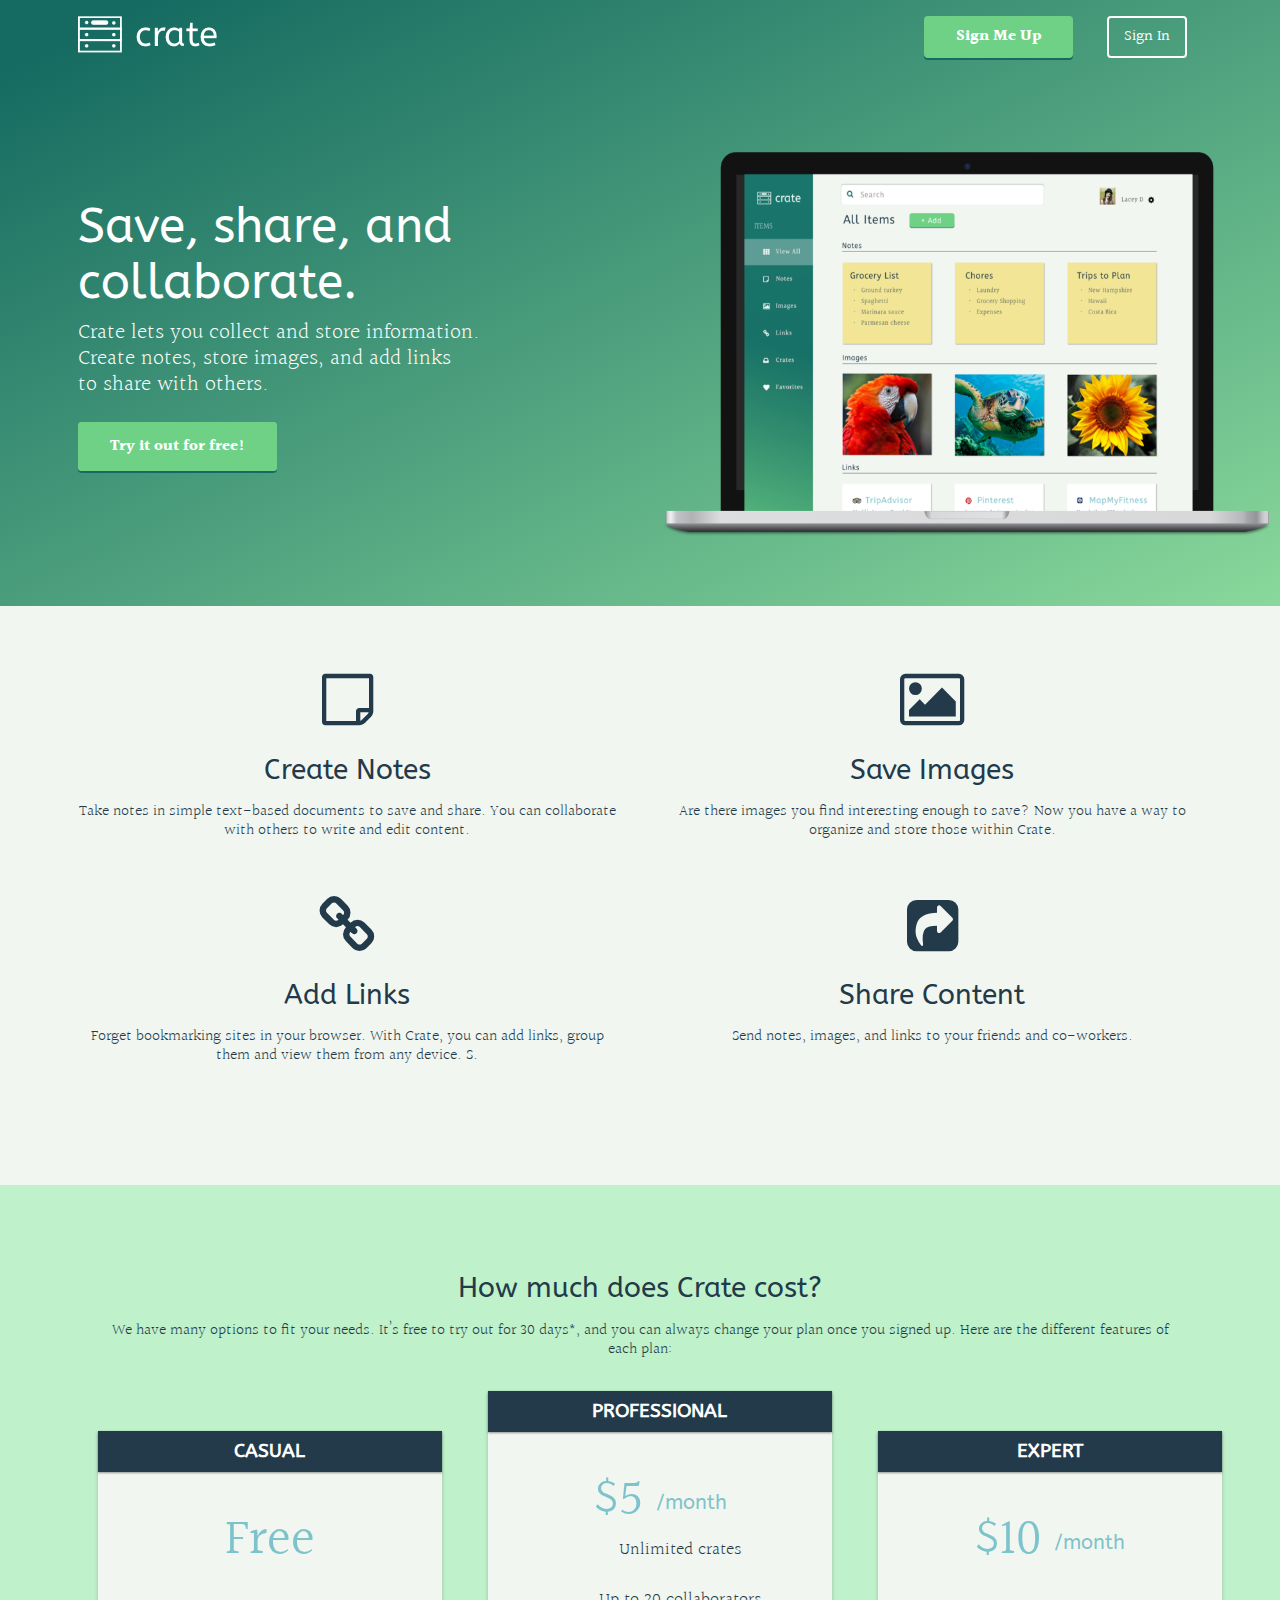
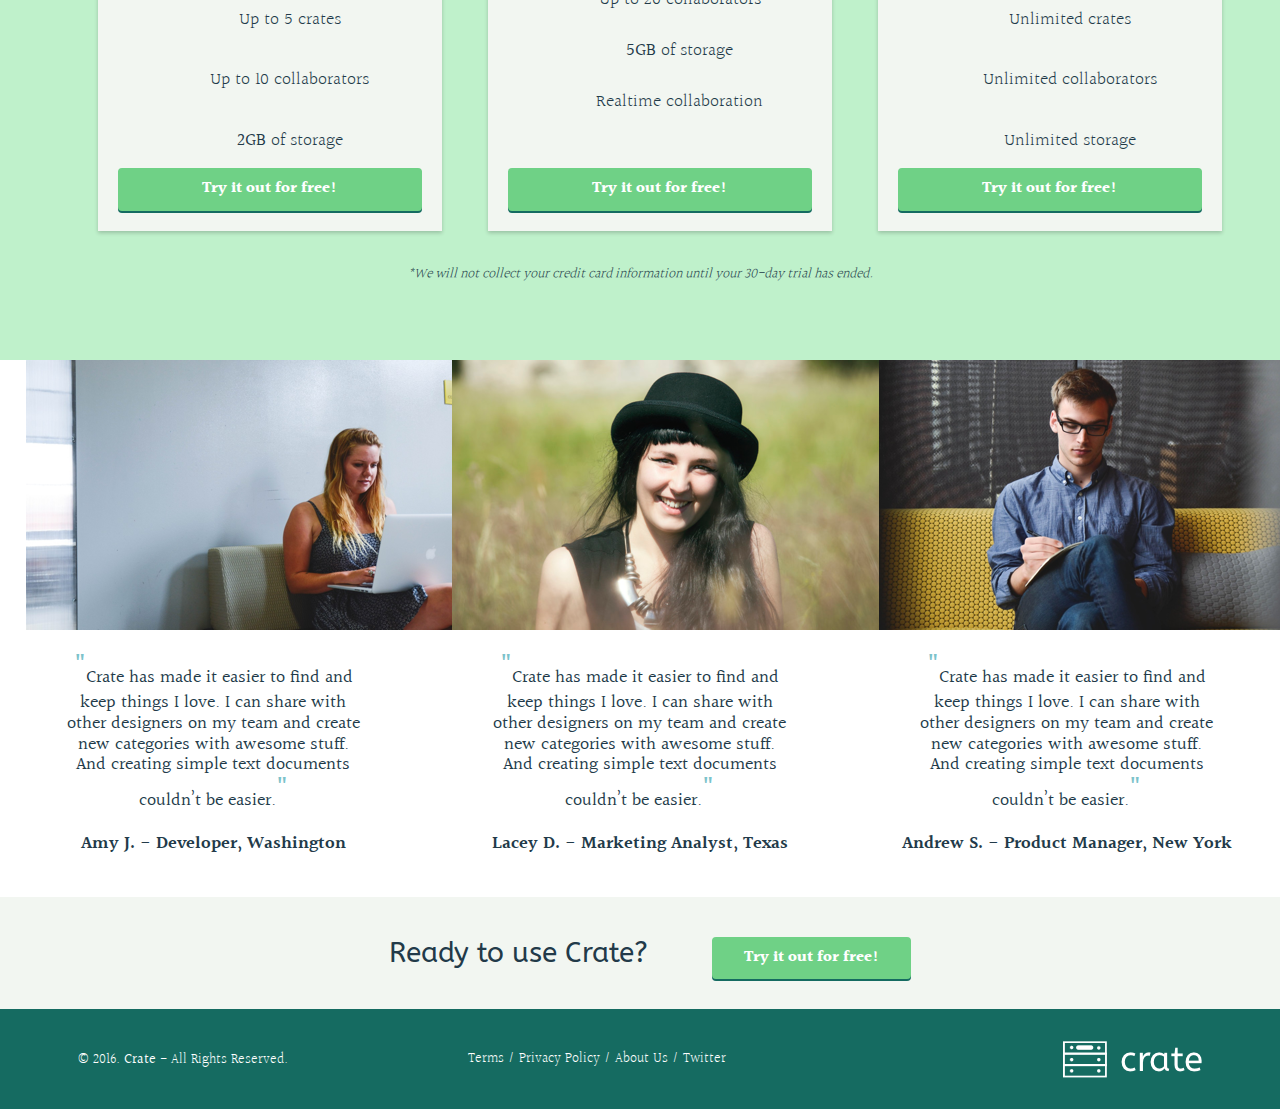
<file: index.html>
<!DOCTYPE html> 

<html lang="en-us">

<head>
  <meta http-equip="X-UA-Compatible" content="IE=Edge">
  <meta name="viewport" content="width=device-width, initial-scale=1">
  <meta charset="UTF-8">
  <title> Save, share and collaborate | Crate </title> 
  
  <!-- Google Fonts --> 
  <link href="https://fonts.googleapis.com/css?family=ABeeZee|Halant" rel="stylesheet">

  <!-- CSS -->
  <link rel="stylesheet" href="css/normalize.css">
  <link rel="stylesheet" href="css/style.css">
  <link rel="stylesheet" href="css/font-awesome.css">
  <link rel="stylesheet" href="css/animate.css">
  
</head>

<body>

<!-- Hero -->

<header>
  <nav class="container">
    <div class="one-half">
      <a href="index.html" class="site-logo"><img src="images/site - logo.png" alt="Crate" /></a>
      </div>
      <div class="one-half">
        <ul>
          <li class="btn"><a href="signup.html">Sign Me Up</a></li>
          <li class="btn-outline"><a href="signin.html">Sign In</a></li>
        </ul>
      </div>
    </nav>
    
    <div class="container hero">
      <div class="one-half">
      <h1 class="animated fadeIn"> Save, share, and collaborate. </h1>
      <p> Crate lets you collect and store information. 
      <br>Create notes, store images, and add links <br>to share with others.</p> 
      <a href="signup.html" class="btn-hero"> Try it out for free!</a>
      </div>
      <div class="one-half">
      <img src="images/site - dashboard.png" alt="Crate" />
    </div>
    </div>
</header>

<main role="main">

<!-- Benefits -->

  <section class="benefits">
    <ul class="container">
      <li class="one-half">
      <i class="fa fa-sticky-note-o"></i>  
        <h2>Create Notes</h2>
        <p>Take notes in simple text-based documents to save and share. You can collaborate with others to write and edit content.</p>
      </li>
      <li class="one-half">
       <i class="fa fa-image"></i>
        <h2>Save Images</h2>
        <p>Are there images you find interesting enough to save? Now you have a way to organize and store those within Crate.</p>
      </li>
      <li class="one-half">
       <i class="fa fa-link"></i>
        <h2>Add Links</h2>
        <p>Forget bookmarking sites in your browser. With Crate, you can add links, group them and view them from any device.
        S.</p>
      </li>
      <li class="one-half">
       <i class="fa fa-share-square"></i>
        <h2>Share Content</h2>
        <p>Send notes, images, and links to your friends and co-workers.</p>
      </li>
    </ul>
  </section>

<!-- Pricing --> 

 <section class="pricing">
    <div class="container">
      <h2>How much does Crate cost?</h2>
      <p>We have many options to fit your needs. It’s free to try out for 30 days*, and you can always change your plan once you signed up. Here are the different features of each plan:</p>
      </div>
      <ul class="container">
        <div class="outer-box">
        <li class="one-third">
          <div class="box">
            <h3>Casual</h3>
            <h4>Free</h4>
            <ul>
              <li>Up to 5 crates</li>
              <li>Up to 10 collaborators</li>
              <li><strong>2GB</strong> of storage</li>
            </ul>
          <a href="signup.html" class="btn"> Try it out for free!</a>
        </div>
      </li>
      </div>

      <li class="one-third">
        <div class="box middle">
          <h3>Professional</h3>
          <h4><span>$</span>5 <span class="month">/month</span></h4>
            <ul>
              <li>Unlimited crates</li>
              <li>Up to 20 collaborators</li>
              <li><strong>5GB</strong> of storage</li>
              <li>Realtime collaboration</li>
            </ul>
          <a href="signup.html" class="btn"> Try it out for free!</a>
        </div>
      </li>
      

      <div class="outer-box">
      <li class="one-third">
        <div class="box">
          <h3>Expert</h3>
          <h4><span>$</span>10 <span class="month">/month</span></h4>
            <ul>
              <li>Unlimited crates</li>
              <li>Unlimited collaborators</li>
              <li>Unlimited storage</li>
              <li>Realtime collaboration</li>
            </ul>
          <a href="signup.html" class="btn"> Try it out for free!</a>
       </div>
      </li>
    </ul>
    <p class="small"> *We will not collect your credit card information until your 30-day trial has ended.</p>
  </section>

<!-- Testimonials -->

<section class="testimonials">

  <div class="one-third">
    <img src="images/amy-1.png" alt="avatar">
    <div class="blockquote">
    <blockquote><span class="quotation">"</span>Crate has made it easier to find and keep things I love. I can share with other designers on my team and create new categories with awesome stuff. And creating simple text documents couldn’t be easier.<span class="quotation">"</span></blockquote>
    <p>Amy J. - Developer, Washington </p>
    </div>
  </div>  

  <div class="one-third">
    <img src="images/Portrait Middle-1.png" alt="avatar">
    <div class="blockquote">
    <blockquote><span class="quotation">"</span>Crate has made it easier to find and keep things I love. I can share with other designers on my team and create new categories with awesome stuff. And creating simple text documents couldn’t be easier.<span class="quotation">"</span></blockquote>
    <p>Lacey D. - Marketing Analyst, Texas</p>
    </div>
  </div>  

  <div class="one-third">
    <img src="images/Portrait Right-1.png" alt="avatar">
    <div class="blockquote">
    <blockquote><span class="quotation">"</span>Crate has made it easier to find and keep things I love. I can share with other designers on my team and create new categories with awesome stuff. And creating simple text documents couldn’t be easier.<span class="quotation">"</span></blockquote>
    <p>Andrew S. - Product Manager, New York</p>
    </div>
  </div>  

  </section>
  
      
<!-- Final Call to Action --> 

<section class="call-to-action">
  <div class="final">
    <h2>Ready to use Crate?</h2>
    <a href="signup.html" class="btn"> Try it out for free!</a>
  </div>
</section>

</main>  

<!-- Footer -->

<footer>
  <div class="container footer-nav-block">
    <div class="left-footer-block one-third">
      <p class="copyright-crate">&copy; 2016. <strong>Crate</strong> - All Rights Reserved.</p>
    </div>
    <nav class="link-block middle-footer-block one-third">
      <ul>
        <li><a href="">Terms</a> /</li>
        <li><a href="">Privacy Policy</a> /</li>
        <li><a href="">About Us</a> /</li>
        <li><a href="">Twitter</a></li> 
      </ul>
    </nav>
    <div class="right-footer-block one-third">
      <img class="logo" src="images/site - logo.png" alt="Crate" />
    </div>
  </div>
</footer>

</body>
</html>
</file>
<file: css/style.css>
html, body{
  overflow-x: hidden;
}
body {
  font-family: 'Halant', serif;
  color: #223A49;
}
h1, h2, h3 h4, h5, h6 {
  font-family: 'ABeeZee', sans-serif;
}
h2 {
  font-size: 28px; 
  font-weight: normal;
  margin-bottom: 5px;  
}
p {
  font-size: 16px; 
  line-height: 19px; 
  font-weight: 100;
}


/* GRID */

.container {
  margin-right: auto;
  margin-left: auto;
  padding-left: 15 px; 
  padding-right: 15 px;
  position: relative;
}
.container:before, .container:after {
  content: " ";
  display: table;
}
.container:after {
  clear: both;
}
.one-half, .one-third, .one-fourth {
  width: 96%; 
  float: left; 
  position: relative;
  min-height: 1px;
  margin: 0 2% 20px;
}

/* MEDIA QUERIES */

@media (min-width: 768px) {
  .container {
    width: 750px;
  }
}

@media (min-width: 992px) {
  .container {
    width: 970px;
  }
  .one-half {
    width: 46%;
  }
  .one-third {
    width: 29.33333%;
  }
  .one-fourth {
    width: 21%;
  }
}

@media (min-width: 1200px) {
  .container {
    width: 1170px;
  }
}

/* Create an extra-large media query to target TV sets, 
and change the attributes of the text elements within the hero section.*/

/* Since the tv media type has been deprecated accoring to w3schools, 
I've used my 32 inch HD TV screen in my home for the example below.*/

/* Using http://whatsmyscreenresolution.com, my browser window resolution is and 2166 x 1100 when hooked directly into my HD TV. */

/*I've increased the original sizes of the text elements in the hero by 2-3 times the original size.*/


@media (min-width: 2100px) {
  header nav ul > li {
  list-style-type: none;
  display: inline-block;
  margin:0 45px;
}


header nav ul > li > a {
  color: #FFFFFF;
  text-decoration: none;
  font-size: 32px;
}

header .hero h1 {
  font-size: 96px;
  font-weight: normal;
  margin: 95px 0 0;
}

header .hero p {
  font-size: 44px;
  line-height: 26px;
  font-weight: 100;
  margin: 20px 0 80px;
}

}

/* HEADER */

header {
  color:#FFFFFF;
  background: #F2F6F1;
  /* Gradient: */
background-image: linear-gradient(-180deg, #2FA49A 0%, #156B61 100%);
background-image: linear-gradient(154deg, #156B61 6%, rgba(111,209,134,0.80) 100%);
padding-bottom: 50px;
}

header nav {
  padding:1em 0;
}

header nav ul {
  display: inline;
  text-align: right;
  float: right;
  margin:0;
}

header nav ul > li {
  list-style-type: none;
  display: inline-block;
  margin:0 15px;
}


header nav ul > li > a {
  color: #FFFFFF;
  text-decoration: none;
}

header nav ul > li > a :hover {
  color: #FFFFFF;
  text-decoration: none;
}

header nav .btn-outline {
  padding: 10px 15px;
  border-radius: 4px;
  color: #FFFFFF;
  border: 2px solid #FFFFFF;
}

header nav .btn-outline :hover {
  color: #FFFFFF;
}

header .hero {
  text-align: left;
  display: block;
  position: relative;
}

header .hero h1 {
  font-size: 48px;
  font-weight: normal;
  margin: 95px 0 0;
}

header .hero p {
  font-size: 22px;
  line-height: 26px;
  font-weight: 100;
  margin: 10px 0 40px;
}

header .hero img {
  display: block;
  margin: 3em auto 0;
  width: 38em;
  height: 24em;
}

/* BUTTONS */

.btn {
  border-radius: 4px;
  color: #FFFFFF;
  font-weight: 700;
  text-decoration: none;
  padding: 10px 30px;
  background: #6FD186;
  border: 2px solid #6FD186;
  box-shadow: 0px 2px 0px 0px #156B61;
}

.btn-hero {
  border-radius: 4px;
  color: #FFFFFF;
  font-weight: 700;
  text-decoration: none;
  padding: 10px 30px;
  background: #6FD186;
  border: 2px solid #6FD186;
  box-shadow: 0px 2px 0px 0px #156B61;
}

/* BENEFITS */

.benefits {
  text-align: center;
  display: block;
  position: relative;
  background: #F2F6F1;
}

.benefits ul {
  margin: 0 auto;
  padding: 4em 0;
}

.benefits ul li {
  list-style-type: none;
  display: inline-block;
    margin-bottom: 40px;
}


.benefits i {
  color: #223A49;
  font-size: 60px;
  margin: 0;
  vertical-align: middle;
}

.benefits h2 {
  color: #223A49;
}

/* PRICING */

.pricing {
  background: #BFF1CB;
  background-size: cover;
  text-align: center;
  padding: 4em 0;
}

.pricing p {
  padding-left: 3em;
  padding-right: 3em;
}

.pricing ul li {
  list-style-type: none;
  text-align: center;
}

.box {
  padding: 0 15px 15px;
  background: #F2F6F1;
  box-shadow: 0px 2px 4px 0px rgba(0,0,0,0.20);
  height: 385px;
  position: relative;
}

.outer-box li {
  margin-top: 40px;
}
.box.middle {
  height: 425px;
}

.box h3 {
  font-family: "ABeeZee", sans-serif;
  font-weight: 600;
  color: #FFFFFF;
  text-transform: uppercase;
  background: #223A49;
  box-shadow: 0px 1px 2px 0px rgba(0,0,0,0.40);
  left: 0;
  right: 0;
  top: 0;
  text-align: center;
  margin: 0 -15px 40px;
  padding: 10px 0;
}

.box h4 {
  font-size: 50px;
  font-weight: normal;
  margin: 10px 0px 10px;
  color: #7CC3CB;
}

.box h4 span.month {
  font-family: "ABeeZee", sans-serif;
  font-weight: 100;
  color: #7CC3CB;
  font-size: 20px;
  vertical-align: middle;
}

.box ul li {
  font-size: 18px;
  margin-bottom: 30px;
  font-weight: 100;
  text-align: center;
}

.box .btn {
  position: absolute;
  bottom: 20px;
  left: 20px;
  right: 20px;
}

.small {
  font-size: 14px;
  color: #223A49;
  line-height: 15px;
  font-style: italic;
  text-align: center;
}

/* TESTIMONIALS */

.testimonials {
  background: #FFFFFF;
  display: inline-block;
}

.one-third {
  float: left;
}

.blockquote {
  font-family: "Halant", serif;
  font-size: 18px;
  text-align: center;
}


.blockquote span.quotation {
  font-size: 35px;
   color: #7CC3CB;
}

.blockquote p {
  font-size: 18px;
  font-weight: 600;
  text-align: center;
}



/* FINAL CALL TO ACTION */ 

.call-to-action {
  background: #F2F6F1;
}

.call-to-action .final {
  text-align: center;
}

.call-to-action h2 {
  font-family: "ABeeZee", sans-serif;
  color: #223A49;
  display: inline-block;
  margin: 40px;
}

.call-to-action a {
  display: inline-block;
  margin: 20px;
}

/* FOOTER */

footer {
  background-color: #156B61;
  color: #FFFFFF;
  height: 150px;
  position: relative;
  overflow: hidden;
  z-index: 0;
}

footer p, footer nav ul {
  font-size: 14px;
  font-weight: 100;
  text-align: center;
  margin: 10px autp 0;
}

footer nav ul li {
  list-style-type: none;
  display: inline;
}

footer nav ul li a {
  color: #FFFFFF;
  text-decoration: none;
}

footer .right-footer-block {
  background-color: transparent;
}

footer .logo {
  padding: 2.35em 0;
  margin: 0 auto;
  display: block;
  float: right;
}

@media (min-width: 992px) {}
  footer {
    background-color: #156B61;
    height: 100px;
   }
   
   footer p, footer nav ul{
     padding: 2em 0;
     text-align: left;
   }

   footer .logo {
     padding: 2em 0 2em 1.5em;
   }
 }

 /* DASHBOARD */

 .dashboard {
    background: #F2F6F1;
 }

.left-nav {
   height: 100%;
   width:280px;
   color: #FFFFFF;
   background: #156B61;
   background-image: linear-gradient(190deg, #156B61 45%, #6FD186 90%);
   float:left;
   position: absolute;
   -webkit-transition: all 0.3s ease-in-out;
   -moz-transition: all 0.3s ease-in-out;
   -o-transition: all 0.3s ease-in-out;
   transition: all 0.3s ease-in-out;
   transform: translate(-280px,0);
     -webkit-transform: translate(-280px,0); /** Chrome & Safari **/
     -o-transform: translate(-280px,0); /** Opera **/
     -moz-transform: translate(-280px,0); /** Firefox **/
 }
 .left-nav.open {
   display:block;
   width:280px;
   -webkit-transition: all 0.3s ease-in-out;
   -moz-transition: all 0.3s ease-in-out;
   -o-transition: all 0.3s ease-in-out;
   transition: all 0.3s ease-in-out;
   transform: translate(0,0);
     -webkit-transform: translate(0,0); /** Chrome & Safari **/
     -o-transform: translate(0,0); /** Opera **/
     -moz-transform: translate(0,0); /** Firefox **/
     z-index: 100;
 }
 .hamburger {
   position:absolute;
   z-index: 1000;
   background:#156B61;
   color:#FFF;
   text-decoration: none;
   font-size: 22px;
   padding: 10px 15px;
   border-radius: 4px;
   left: 5px;
   top: 15px;
 }

 @media (min-width:992px) {
   .left-nav {
     height: 100vh;
     width:14.66666667%;
     color:#FFFFFF;
     background: #156B61;
     background-image: linear-gradient(206deg, #5F81A3 0%, #34495E 94%);
     float:left;
     position: fixed;
     display:block;
     transform: translate(0,0);
     -webkit-transform: translate(0,0); /** Chrome & Safari **/
     -o-transform: translate(0,0); /** Opera **/
     -moz-transform: translate(0,0); /** Firefox **/
   }
   .left-nav.open {
     width:14.66666667%;
     transform: translate(0,0);
     -webkit-transform: translate(0,0); /** Chrome & Safari **/
     -o-transform: translate(0,0); /** Opera **/
     -moz-transform: translate(0,0); /** Firefox **/
   }
   .hamburger {
     display:none;
   }
 }

 .left-nav {
    height: 100vh;
    width: 14.66666667%;
    color: #FFFFFF;
    background: #156B61;
    background-image: linear-gradient(190deg, #156B61 45%, #6FD186 90%);
    float: left;
    position: fixed;
    display: block;
 }

 .left-nav .site-logo {
    padding: 20px 0;
    display: block;
    text-align: center;
 }

 .items li {
    padding: 0 6%;
 }

 .left-nav .items p {
    font-weight: 600;
    text-transform: uppercase;
    font-size: 12px;
    color: #FFFFFF;
    line-height: 40px;
    padding-left: 8px;
 }

 .left-nav .items ul {
    margin: 0 0 40px;
    padding: 0;
 }

 .left-nav .items ul li {
    list-style-type: none;
    margin-bottom: 15px;
 }

 .left-nav .items ul li a {
    color: #FFFFFF;
    text-decoration: none;
    font-weight: 100;
 }

  .left-nav .items ul li a i {
    width: 16px;
    text-align: center;
    margin-right: 8px;
  } 

  .active {
    background: rgba(255, 255, 255, .30);
    padding-top: 5px;
  }

/* CONTENT */

.content {
  padding: 6em 1% 1.5em;
  float: right;
  width: 98%;
  position: relative;
  background-color: #F2F6F1;
}  

.content .header {
  margin: 0 1% 20px;
}

.content .header h1 {
  font-family: "ABeeZee", sans-serif;
  font-weight: 100;
  margin: 0 0 30px;
  font-size: 36px;
  color: #223A49;
  line-height: 44px;
  float: left;
  display: inline-block;
}

.content .header h2 {
  font-family: "ABeeZee", sans-serif;
  font-weight: 100;
  margin: 0 0 30px;
  font-size: 24px;
  color: #223A49;
  line-height: 44px;
  float: left;
  display: inline-block; 
}

.container img {
  margin-bottom: 10px;
}
.container .header > a {
  margin-left: 5%;
}

.content-item {
  width: 96%;
  margin: 0 2% 25px;
  float: left;
  display: block;
}

.item-box {
  display: block;
  height: 230px;
  background: #FFFFFF;
  box-shadow: 0px 1px 3px 0px rgba(0,0,0,0.40);
  position: relative;
  overflow: hidden;
  padding: 20px;
}

.link-box {
  display: block;
  height: 230px;
  background: #FFFFFF;
  box-shadow: 0px 1px 3px 0px rgba(0,0,0,0.40);
  position: relative;
  overflow: hidden;
  padding: 20px;
}

.item-box > img {
  position: absolute;
  height: 100%;
  width: auto;
  top: 0;
  left: 0;
  right: 0;
}

.item-box h2 {
  font-family: "ABeeZee", sans-serif;
  font-weight: 700;
  font-size: 15px;
  color: #223A49;
  line-height: 17px;
  margin: 0;
}

.link-box h2 a {
  color: #7CC3CB;
  text-decoration: none;
  font-size: 15px;
  margin-left: 10px;
}

.item-box h2 img {
  width: 16px;
  height: 16px;
  position: relative;
  top: 2px;
  margin-right: 5px;
}

.item-box p {
  font-size: 14px;
  color: #223A49;
  line-height: 18px;
  margin: 5px 0 0;
}
 /* SETTINGS */
 .settings {
   position:relative;
   width:25%;
     float:right;
     margin:-95px;
 }

 .settings img {
   height:35px;
   width:35px;
   border-radius: 50%;
   margin-left: 10px;
   display: inline-block;
 }
 .settings p {
   display: inline-block;
   vertical-align: top;
   padding-top: 8px;
   font-weight: 400;
 }
 .settings a {
   color:#333333;
   text-decoration: none;
   text-align: left;
   float: right;
   margin:-5px 5px 0px 0;
 }
 

/* LARGE MOBILE DEVICE */

@media (max-width:560px) {
  .content {
    padding: 1.5em 1%;
    float: right;
    width: 90%;
    position: relative;
  }
   
  .content-item {
    width: 46%;
    margin: 0 2% 25px;
    float: left;
    display: block;
  }

  p.copyright-crate {
    text-align: center;
  }

  header nav ul {
    float: center;
    margin-left: 60px;
  }

  header .hero h1 {
    text-align: center;
  }

  header .hero p {
    text-align: center;
  }

  .btn-hero {
    float: center;
    margin-left: 140px;
  }

  header .hero img {
  display: block;
  margin: 3em auto 0;
  width: 30em;
  height: 16em;
}
}

/* TABLET */

@media (min-width:768px) {
  .content {
    padding: 1.5em 5%;
    float: right;
    width: 90%;
    position: relative;
  }
  
  .content > .container {
     width: 700px;
   }
  
  .content-item {
    width: 31.33333%;
    margin: 0 1% 25px;
  }

}

/* LAPTOP & DESKTOP */

@media (min-width:992px) {
  .content {
    padding: 1.5em 1%;
    float: right;
    width: 83.33333333%;
    position: relative;
  }
  
  .content > .container {
    width: auto;
  }
  
  .content-item {
    width: 23%;
    margin: 0 1% 25px;
  }

}
</file>
